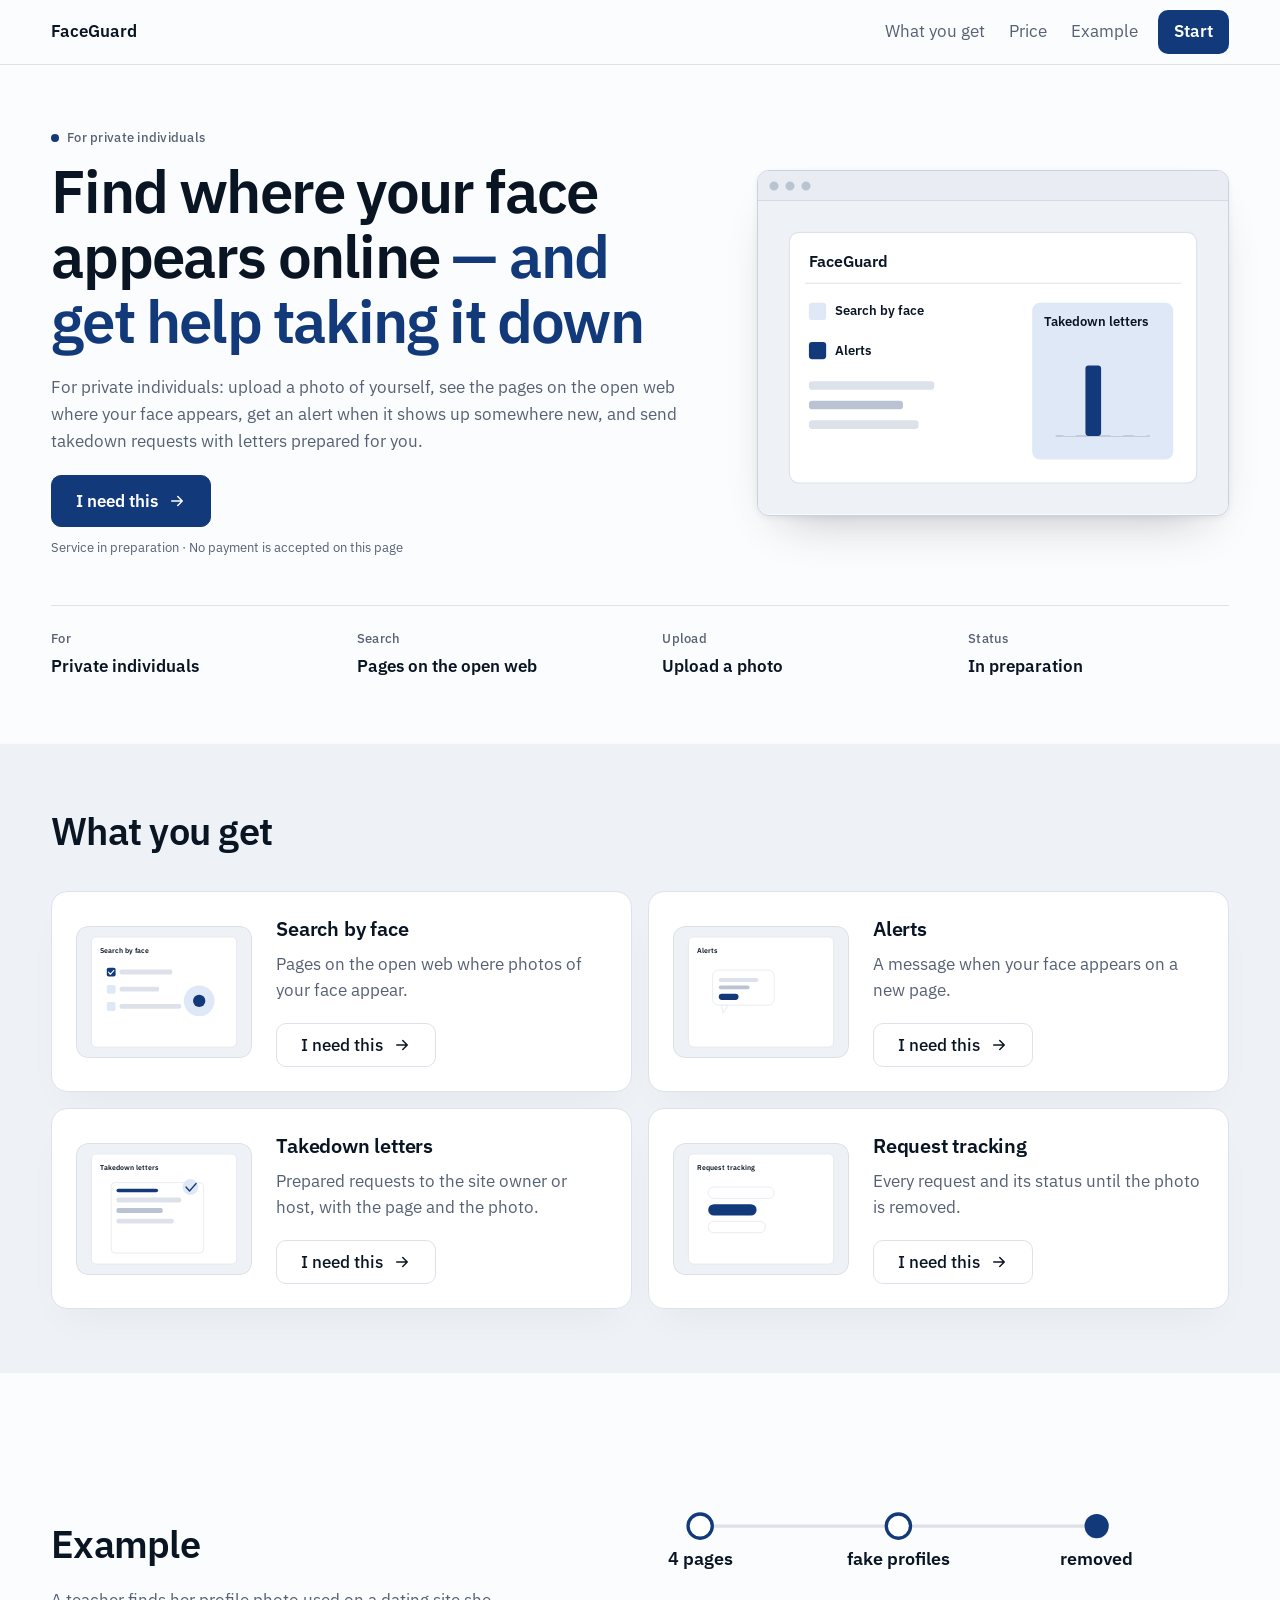
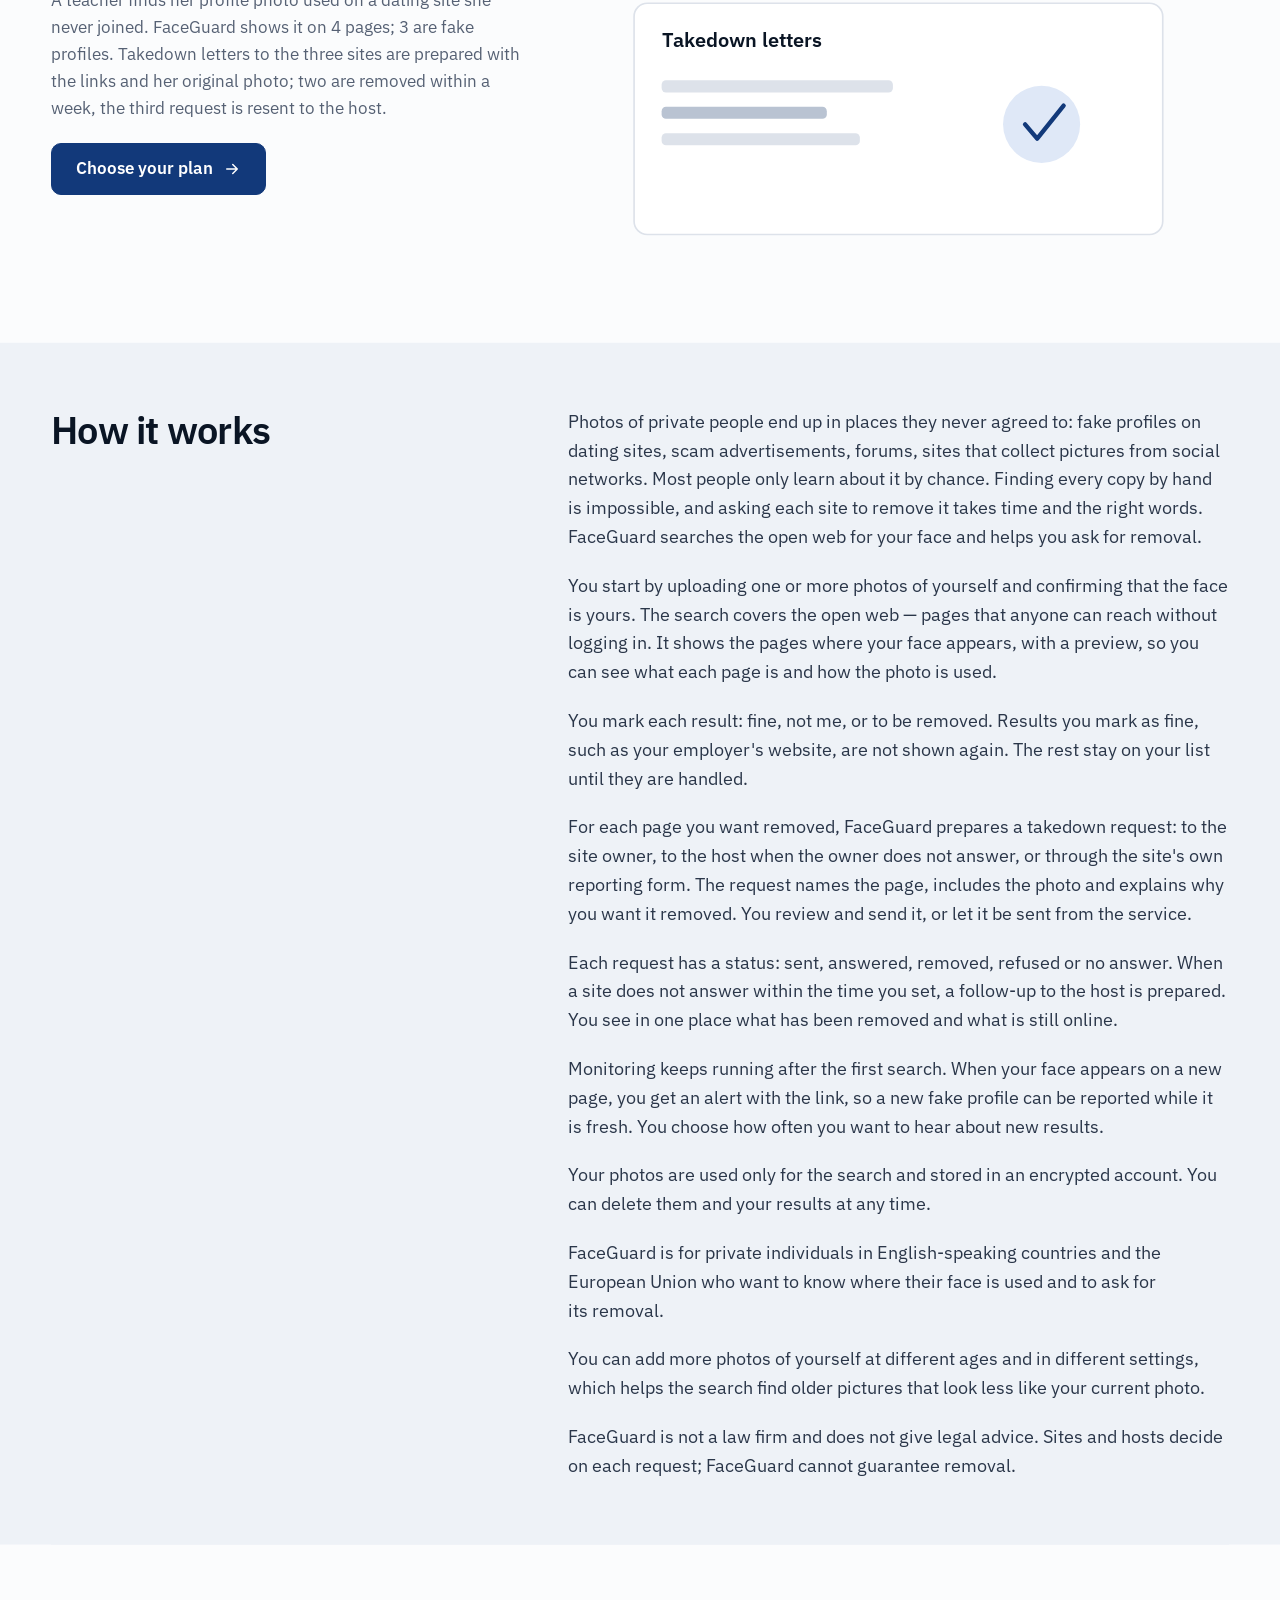
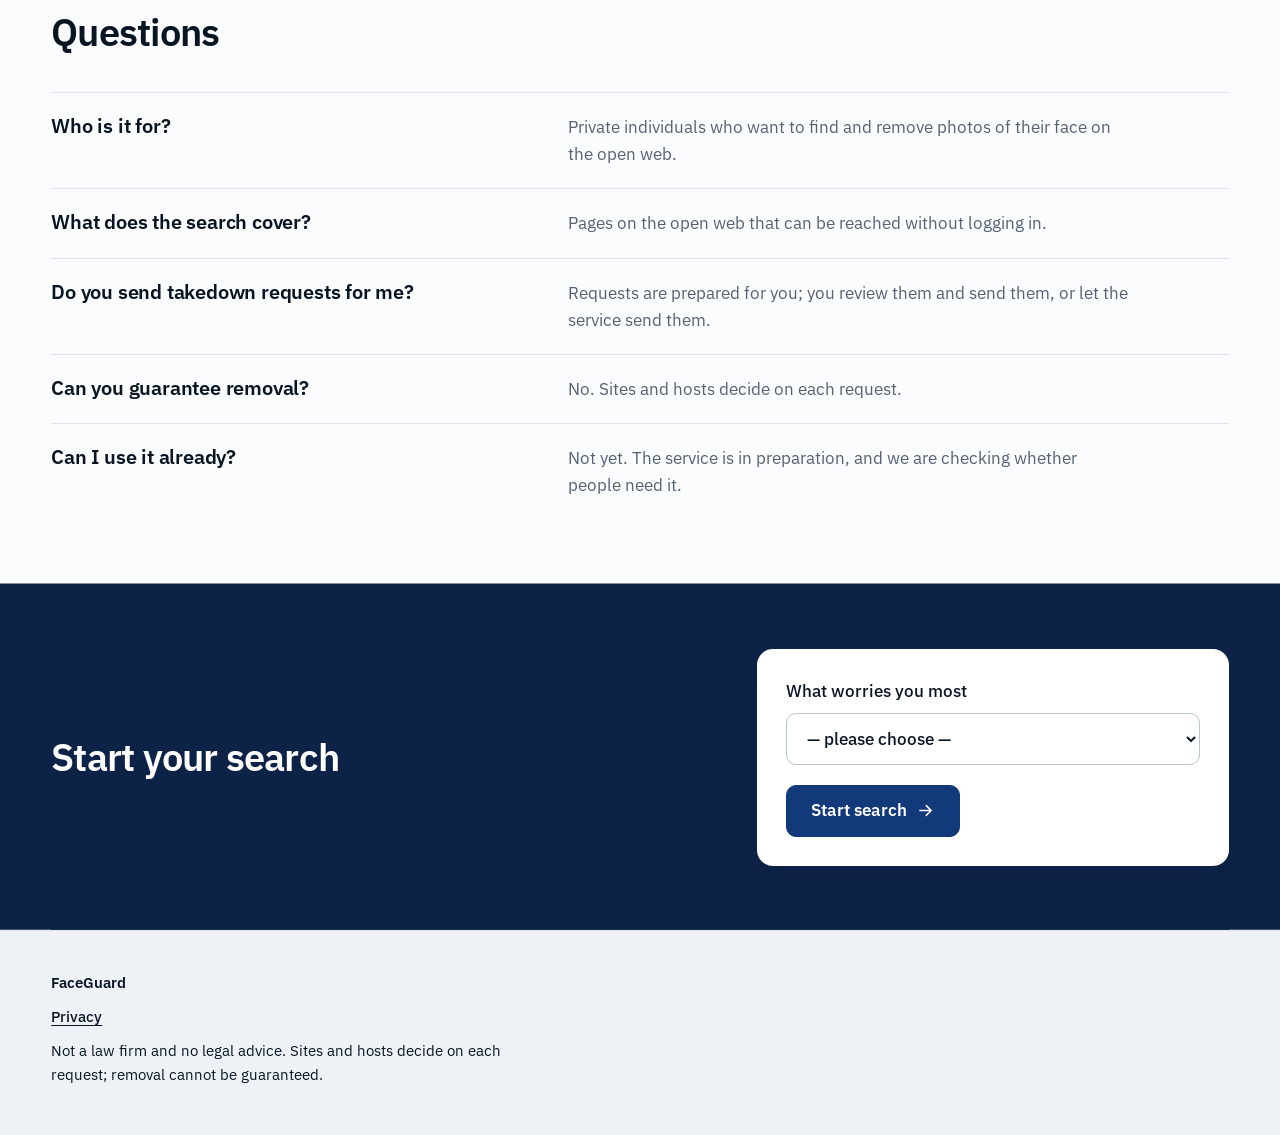
<file: index.html>
<!doctype html>
<html lang="en">
<head>
<meta charset="utf-8">
<!-- Google Tag Manager -->
<script>(function(w,d,s,l,i){w[l]=w[l]||[];w[l].push({'gtm.start':
new Date().getTime(),event:'gtm.js'});var f=d.getElementsByTagName(s)[0],
j=d.createElement(s),dl=l!='dataLayer'?'&l='+l:'';j.async=true;j.src=
'https://www.googletagmanager.com/gtm.js?id='+i+dl;f.parentNode.insertBefore(j,f);
})(window,document,'script','dataLayer','GTM-MKG2FX8J');</script>
<!-- End Google Tag Manager -->
<meta name="viewport" content="width=device-width,initial-scale=1">
<link rel="canonical" href="https://faceguard.dokuwell.com/">
<title>Find where your face is used online — takedown help</title>
<meta name="description" content="For private individuals: find where photos of your face appear online, get alerts on new ones and send takedown requests with letters.">
<link rel="icon" href="favicon.svg">
<link rel="stylesheet" href="https://super-romeo.github.io/smoki-base/v1/style.css">
<link rel="preconnect" href="https://fonts.googleapis.com">
<link rel="preconnect" href="https://fonts.gstatic.com" crossorigin>
<link rel="stylesheet" href="https://fonts.googleapis.com/css2?family=IBM+Plex+Sans:wght@400;500;600&display=swap">
<link rel="stylesheet" href="variant.css">
<script src="smoke.js" defer></script>
<!-- faq-jsonld:start -->
<script type="application/ld+json">
{
 "@context": "https://schema.org",
 "@type": "FAQPage",
 "mainEntity": [
  {
   "@type": "Question",
   "name": "Who is it for?",
   "acceptedAnswer": {
    "@type": "Answer",
    "text": "Private individuals who want to find and remove photos of their face on the open web."
   }
  },
  {
   "@type": "Question",
   "name": "What does the search cover?",
   "acceptedAnswer": {
    "@type": "Answer",
    "text": "Pages on the open web that can be reached without logging in."
   }
  },
  {
   "@type": "Question",
   "name": "Do you send takedown requests for me?",
   "acceptedAnswer": {
    "@type": "Answer",
    "text": "Requests are prepared for you; you review them and send them, or let the service send them."
   }
  },
  {
   "@type": "Question",
   "name": "Can you guarantee removal?",
   "acceptedAnswer": {
    "@type": "Answer",
    "text": "No. Sites and hosts decide on each request."
   }
  },
  {
   "@type": "Question",
   "name": "Can I use it already?",
   "acceptedAnswer": {
    "@type": "Answer",
    "text": "Not yet. The service is in preparation, and we are checking whether people need it."
   }
  }
 ]
}
</script>
<!-- faq-jsonld:end -->
</head>
<body>
<!-- Google Tag Manager (noscript) -->
<noscript><iframe src="https://www.googletagmanager.com/ns.html?id=GTM-MKG2FX8J"
height="0" width="0" style="display:none;visibility:hidden"></iframe></noscript>
<!-- End Google Tag Manager (noscript) -->

<header><div class="shell">
  <a class="home" href="index.html" data-ev="click_logo_home">FaceGuard</a>
  <nav><a href="#what" data-ev="click_nav_what">What you get</a><a href="price.html" data-ev="click_nav_price">Price</a><a href="#example" data-ev="click_nav_example">Example</a><a href="#start" data-ev="click_nav_start">Start</a></nav>
</div></header>

<main class="shell">
  <section class="split">
    <div class="stack">
      <p class="meta rise"><span class="dot"></span> For private individuals</p>
      <h1 class="rise" style="--i:1">Find where your face appears online&nbsp;<span class="soft">— and get help taking it down</span></h1>
      <p class="rise" style="--i:2">For private individuals: upload a photo of yourself, see the pages on the open web where your face appears, get an alert when it shows up somewhere new, and send takedown requests with letters prepared for you.</p>
      <a class="button rise" style="--i:3" href="price.html" data-ev="cta_click">I need this</a>
      <p class="meta rise" style="--i:4">Service in preparation · No payment is accepted on this page</p>
    </div>
    <figure class="window rise" style="--i:2"><svg aria-hidden="true" focusable="false" class="shot" xmlns="http://www.w3.org/2000/svg" viewBox="0 0 1200 800"><rect width="1200" height="800" fill="#eef2f7" /><rect x="80" y="80" width="1040" height="640" rx="24" stroke="#dde2ea" stroke-width="3" fill="#ffffff" /><text x="130" y="168" font-size="40" fill="#0a1524" font-weight="600">FaceGuard</text><line x1="120" y1="210" x2="1080" y2="210" stroke="#dde2ea" stroke-width="3" /><rect x="130" y="260" width="44" height="44" rx="8" fill="#dfe8f7" /><text x="196" y="292" font-size="32" fill="#0a1524" font-weight="600">Search by face</text><rect x="130" y="360" width="44" height="44" rx="8" fill="#12397a" /><text x="196" y="392" font-size="32" fill="#0a1524" font-weight="600">Alerts</text><rect x="130" y="460" width="320" height="22" rx="8" fill="#dde2ea" /><rect x="130" y="510" width="240" height="22" rx="8" fill="#b9c3d2" /><rect x="130" y="560" width="280" height="22" rx="8" fill="#dde2ea" /><rect x="700" y="260" width="360" height="400" rx="20" fill="#dfe8f7" /><text x="730" y="320" font-size="32" fill="#0a1524" font-weight="600">Takedown letters</text><line x1="760" y1="600" x2="1000" y2="600" stroke="#b9c3d2" stroke-width="4" /><rect x="776" y="480" width="40" height="120" rx="8" fill="#dfe8f7" /><rect x="836" y="420" width="40" height="180" rx="8" fill="#12397a" /><rect x="896" y="510" width="40" height="90" rx="8" fill="#dfe8f7" /><rect x="956" y="450" width="40" height="150" rx="8" fill="#dfe8f7" /></svg></figure>
    <dl class="facts">
      <div><dt>For</dt><dd>Private individuals</dd></div>
      <div><dt>Search</dt><dd>Pages on the open web</dd></div>
      <div><dt>Upload</dt><dd>Upload a photo</dd></div>
      <div><dt>Status</dt><dd>In preparation</dd></div>
    </dl>
  </section>

  <section id="what" data-view="features_view">
    <div class="stack"><h2>What you get</h2></div>
    <div class="bento">
      <article class="tile stack reveal">
        <div class="art"><svg aria-hidden="true" focusable="false" xmlns="http://www.w3.org/2000/svg" viewBox="0 0 800 600"><rect width="800" height="600" fill="#eef2f7" /><rect x="70" y="50" width="660" height="500" rx="22" stroke="#dde2ea" stroke-width="3" fill="#ffffff" /><text x="110" y="124" font-size="32" fill="#0a1524" font-weight="600">Search by face</text><rect x="140" y="190" width="40" height="40" rx="8" fill="#12397a" /><polyline points="148,210 156,220 172,202" fill="none" stroke="#ffffff" stroke-width="5" stroke-linecap="round" stroke-linejoin="round" /><rect x="198" y="198" width="240" height="22" rx="8" fill="#dde2ea" /><rect x="140" y="268" width="40" height="40" rx="8" fill="#dfe8f7" /><rect x="198" y="276" width="180" height="22" rx="8" fill="#dde2ea" /><rect x="140" y="346" width="40" height="40" rx="8" fill="#dfe8f7" /><rect x="198" y="354" width="280" height="22" rx="8" fill="#dde2ea" /><circle cx="560" cy="340" r="70" fill="#dfe8f7" /><circle cx="560" cy="340" r="28" fill="#12397a" /></svg></div>
        <h3>Search by face</h3><p>Pages on the open web where photos of your face appear.</p>
        <a class="button quiet" href="price.html" data-ev="feature_search">I need this</a>
      </article>
      <article class="tile stack reveal">
        <div class="art"><svg aria-hidden="true" focusable="false" xmlns="http://www.w3.org/2000/svg" viewBox="0 0 800 600"><rect width="800" height="600" fill="#eef2f7" /><rect x="70" y="50" width="660" height="500" rx="22" stroke="#dde2ea" stroke-width="3" fill="#ffffff" /><text x="110" y="124" font-size="32" fill="#0a1524" font-weight="600">Alerts</text><rect x="180" y="200" width="280" height="160" rx="28" stroke="#dde2ea" stroke-width="3" fill="#ffffff" /><polygon points="220,360 250,360 228,396" fill="#ffffff" stroke="#dde2ea" stroke-width="3" /><rect x="208" y="236" width="180" height="18" rx="8" fill="#dde2ea" /><rect x="208" y="270" width="140" height="18" rx="8" fill="#b9c3d2" /><rect x="208" y="308" width="90" height="28" rx="14" fill="#12397a" /></svg></div>
        <h3>Alerts</h3><p>A message when your face appears on a new page.</p>
        <a class="button quiet" href="price.html" data-ev="feature_alerts">I need this</a>
      </article>
      <article class="tile stack reveal">
        <div class="art"><svg aria-hidden="true" focusable="false" xmlns="http://www.w3.org/2000/svg" viewBox="0 0 800 600"><rect width="800" height="600" fill="#eef2f7" /><rect x="70" y="50" width="660" height="500" rx="22" stroke="#dde2ea" stroke-width="3" fill="#ffffff" /><text x="110" y="124" font-size="32" fill="#0a1524" font-weight="600">Takedown letters</text><rect x="160" y="180" width="420" height="320" rx="18" stroke="#dde2ea" stroke-width="3" fill="#ffffff" /><rect x="184" y="208" width="189.0" height="16" rx="8" fill="#12397a" /><rect x="184" y="248" width="294" height="22" rx="8" fill="#dde2ea" /><rect x="184" y="296" width="210" height="22" rx="8" fill="#b9c3d2" /><rect x="184" y="344" width="260" height="22" rx="8" fill="#dde2ea" /><circle cx="520" cy="200" r="36" fill="#dfe8f7" /><polyline points="500,200 516,218 546,184" fill="none" stroke="#12397a" stroke-width="6" stroke-linecap="round" stroke-linejoin="round" /></svg></div>
        <h3>Takedown letters</h3><p>Prepared requests to the site owner or host, with the page and the photo.</p>
        <a class="button quiet" href="price.html" data-ev="feature_takedown">I need this</a>
      </article>
      <article class="tile stack reveal">
        <div class="art"><svg aria-hidden="true" focusable="false" xmlns="http://www.w3.org/2000/svg" viewBox="0 0 800 600"><rect width="800" height="600" fill="#eef2f7" /><rect x="70" y="50" width="660" height="500" rx="22" stroke="#dde2ea" stroke-width="3" fill="#ffffff" /><text x="110" y="124" font-size="32" fill="#0a1524" font-weight="600">Request tracking</text><rect x="160" y="200" width="300" height="52" rx="26" stroke="#dde2ea" stroke-width="3" fill="#ffffff" /><rect x="160" y="278" width="220" height="52" rx="26" fill="#12397a" /><rect x="160" y="356" width="260" height="52" rx="26" stroke="#dde2ea" stroke-width="3" fill="#ffffff" /></svg></div>
        <h3>Request tracking</h3><p>Every request and its status until the photo is removed.</p>
        <a class="button quiet" href="price.html" data-ev="feature_tracking">I need this</a>
      </article>
    </div>
  </section>

  <section id="example" data-view="example_view" class="split flip">
    <div class="stack">
      <h2>Example</h2>
      <p>A teacher finds her profile photo used on a dating site she never joined. FaceGuard shows it on 4 pages; 3 are fake profiles. Takedown letters to the three sites are prepared with the links and her original photo; two are removed within a week, the third request is resent to the host.</p>
    <a class="button" href="price.html" data-ev="click_cta_after_example">Choose your plan</a>
    </div>
<svg aria-hidden="true" focusable="false" class="shot reveal" xmlns="http://www.w3.org/2000/svg" viewBox="0 0 1200 800"><rect width="1200" height="800" fill="#eef2f7" /><line x1="240" y1="160" x2="960" y2="160" stroke="#dde2ea" stroke-width="6" /><circle cx="240" cy="160" r="22" stroke="#12397a" stroke-width="6" fill="#ffffff" /><text x="240" y="230" font-size="32" fill="#0a1524" font-weight="600" text-anchor="middle">4 pages</text><circle cx="600" cy="160" r="22" stroke="#12397a" stroke-width="6" fill="#ffffff" /><text x="600" y="230" font-size="32" fill="#0a1524" font-weight="600" text-anchor="middle">fake profiles</text><circle cx="960" cy="160" r="22" fill="#12397a" /><text x="960" y="230" font-size="32" fill="#0a1524" font-weight="600" text-anchor="middle">removed</text><rect x="120" y="300" width="960" height="420" rx="24" stroke="#dde2ea" stroke-width="3" fill="#ffffff" /><text x="170" y="380" font-size="36" fill="#0a1524" font-weight="600">Takedown letters</text><rect x="170" y="440" width="420" height="22" rx="8" fill="#dde2ea" /><rect x="170" y="488" width="300" height="22" rx="8" fill="#b9c3d2" /><rect x="170" y="536" width="360" height="22" rx="8" fill="#dde2ea" /><circle cx="860" cy="520" r="70" fill="#dfe8f7" /><polyline points="830,520 852,546 900,486" fill="none" stroke="#12397a" stroke-width="8" stroke-linecap="round" stroke-linejoin="round" /></svg>
  </section>
<!-- seo-tekst:start -->
  <section id="opis" class="split flip">
    <div class="stack"><h2>How it works</h2></div>
    <div class="stack">
      <p>Photos of private people end up in places they never agreed to: fake profiles on dating sites, scam advertisements, forums, sites that collect pictures from social networks. Most people only learn about it by chance. Finding every copy by hand is impossible, and asking each site to remove it takes time and the right words. FaceGuard searches the open web for your face and helps you ask for removal.</p>
    <p>You start by uploading one or more photos of yourself and confirming that the face is yours. The search covers the open web — pages that anyone can reach without logging in. It shows the pages where your face appears, with a preview, so you can see what each page is and how the photo is used.</p>
    <p>You mark each result: fine, not me, or to be removed. Results you mark as fine, such as your employer's website, are not shown again. The rest stay on your list until they are handled.</p>
    <p>For each page you want removed, FaceGuard prepares a takedown request: to the site owner, to the host when the owner does not answer, or through the site's own reporting form. The request names the page, includes the photo and explains why you want it removed. You review and send it, or let it be sent from the service.</p>
    <p>Each request has a status: sent, answered, removed, refused or no answer. When a site does not answer within the time you set, a follow-up to the host is prepared. You see in one place what has been removed and what is still online.</p>
    <p>Monitoring keeps running after the first search. When your face appears on a new page, you get an alert with the link, so a new fake profile can be reported while it is fresh. You choose how often you want to hear about new results.</p>
    <p>Your photos are used only for the search and stored in an encrypted account. You can delete them and your results at any time.</p>
    <p>FaceGuard is for private individuals in English-speaking countries and the European Union who want to know where their face is used and to ask for its removal.</p>
    <p>You can add more photos of yourself at different ages and in different settings, which helps the search find older pictures that look less like your current photo.</p>
    <p>FaceGuard is not a law firm and does not give legal advice. Sites and hosts decide on each request; FaceGuard cannot guarantee removal.</p>
    </div>
  </section>
  <section id="faq">
    <div class="stack"><h2>Questions</h2></div>
    <div class="rows">
      <div class="split flip"><h3>Who is it for?</h3><p>Private individuals who want to find and remove photos of their face on the open web.</p></div>
      <div class="split flip"><h3>What does the search cover?</h3><p>Pages on the open web that can be reached without logging in.</p></div>
      <div class="split flip"><h3>Do you send takedown requests for me?</h3><p>Requests are prepared for you; you review them and send them, or let the service send them.</p></div>
      <div class="split flip"><h3>Can you guarantee removal?</h3><p>No. Sites and hosts decide on each request.</p></div>
      <div class="split flip"><h3>Can I use it already?</h3><p>Not yet. The service is in preparation, and we are checking whether people need it.</p></div>
    </div>
  </section>
<!-- seo-tekst:end -->
  <section id="start" data-view="start_view" class="split">
    <div class="stack">
      <h2>Start your search</h2>
    </div>
    <div class="tile stack">
      <label>What worries you most<select data-ev-focus="form_start"><option value="">— please choose —</option><option>Fake profiles</option><option>Scam advertisements</option><option>Photos shared without consent</option><option>I just want to know</option></select></label>
      <a class="button" href="price.html" data-ev="form_submit_click">Start search</a>
    </div>
  </section>
</main>

<footer><div class="shell">
  <p><b>FaceGuard</b></p>
  <p><a href="privacy.html" data-ev="click_legal_privacy">Privacy</a></p>
  <p>Not a law firm and no legal advice. Sites and hosts decide on each request; removal cannot be guaranteed.</p>
</div></footer>

</body>
</html>
</file>
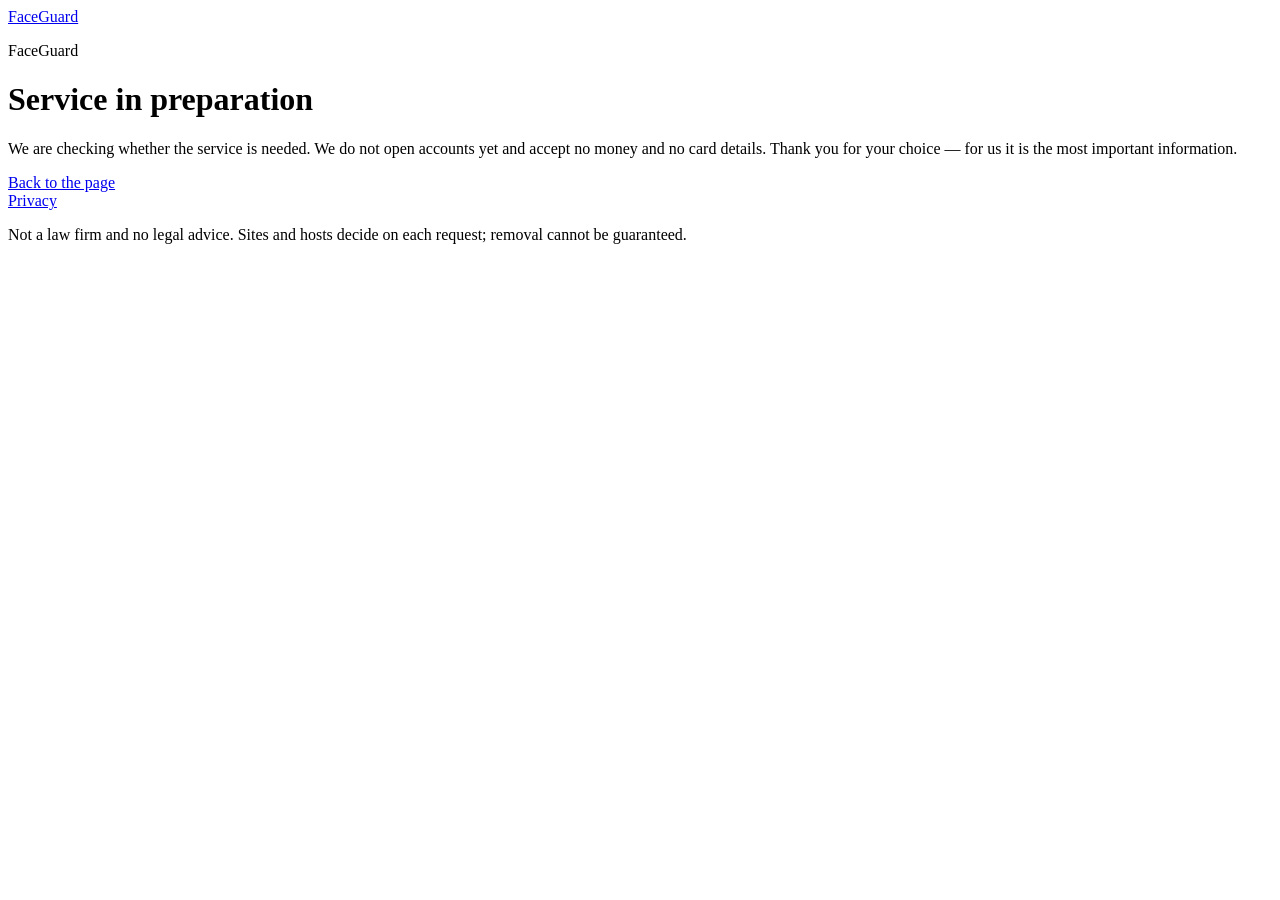
<file: pay.html>
<!doctype html>
<html lang="en">
<head>
<meta charset="utf-8">
<!-- Google Tag Manager -->
<script>(function(w,d,s,l,i){w[l]=w[l]||[];w[l].push({'gtm.start':
new Date().getTime(),event:'gtm.js'});var f=d.getElementsByTagName(s)[0],
j=d.createElement(s),dl=l!='dataLayer'?'&l='+l:'';j.async=true;j.src=
'https://www.googletagmanager.com/gtm.js?id='+i+dl;f.parentNode.insertBefore(j,f);
})(window,document,'script','dataLayer','GTM-MKG2FX8J');</script>
<!-- End Google Tag Manager -->
<meta name="viewport" content="width=device-width,initial-scale=1">
<link rel="canonical" href="https://faceguard.dokuwell.com/pay.html">
<title>FaceGuard — payment not yet possible</title>
<meta name="robots" content="noindex,nofollow">
<link rel="icon" href="favicon.svg">
<link rel="stylesheet" href="https://super-romeo.github.io/smoki-base/v1/style.css">
<script src="smoke.js" defer></script>
</head>
<body data-page="pay">
<!-- Google Tag Manager (noscript) -->
<noscript><iframe src="https://www.googletagmanager.com/ns.html?id=GTM-MKG2FX8J"
height="0" width="0" style="display:none;visibility:hidden"></iframe></noscript>
<!-- End Google Tag Manager (noscript) -->
<header class="site"><div class="wrap bar">
  <a class="brand" href="index.html" data-ev="click_logo_home"><span class="mark"></span>FaceGuard</a>
</div></header>
<main class="page"><div class="wrap narrow center">
  <p class="eyebrow">FaceGuard</p>
  <h1>Service in preparation</h1>
  <p class="lead">We are checking whether the service is needed. We do not open accounts yet and accept no money and no card details. Thank you for your choice — for us it is the most important information.</p>
  <p class="note" data-show="plan" hidden>Your plan choice was counted anonymously, without your data.</p>
  <p class="note" data-show="feature" hidden>Your feature choice was counted anonymously, without your data.</p>
  <p class="note" data-show="intent" hidden>Your request was counted anonymously, without your data and documents.</p>
  <div class="actions"><a class="btn primary" href="index.html" data-ev="click_back">Back to the page</a></div>
  <p class="note" data-show="sent" hidden>Thank you — we will write once, when the service starts.</p>
  <div id="email-box" class="card" style="margin:44px auto 0;max-width:560px;text-align:left"><h2>Launch notice</h2><p>If you like, leave your email address — we will send one message when the service starts. The field is optional.</p><div data-form-slot></div><p class="note" style="margin:6px 0 0"><a href="privacy.html" data-ev="click_legal_privacy">Privacy</a></p></div>
</div></main>
<footer class="site-foot"><div class="wrap">
  <p style="margin:0"><a href="privacy.html" data-ev="click_legal_privacy">Privacy</a></p>
  <p class="muted">Not a law firm and no legal advice. Sites and hosts decide on each request; removal cannot be guaranteed.</p>
</div></footer>
</body>
</html>
</file>
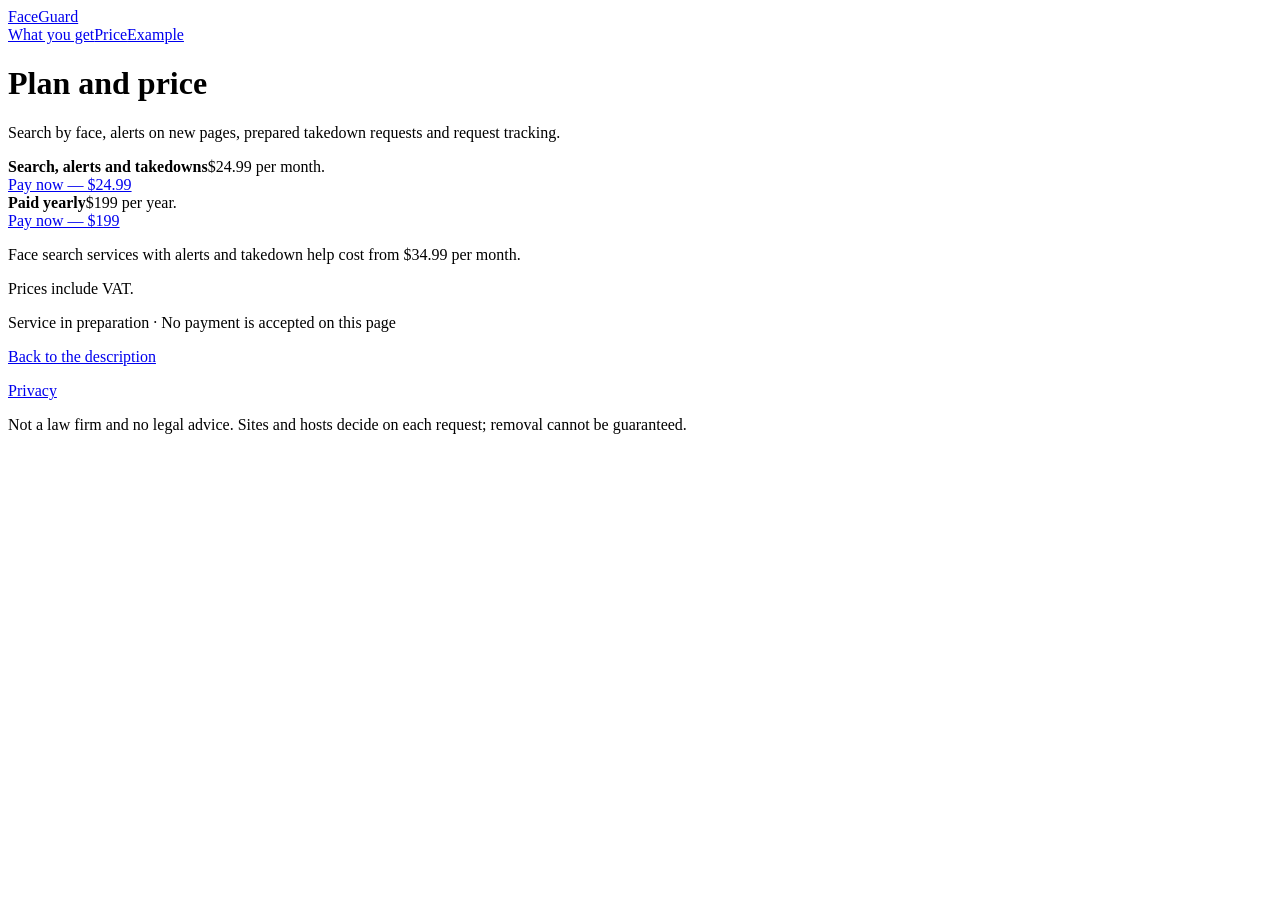
<file: price.html>
<!doctype html>
<html lang="en">
<head>
<meta charset="utf-8">
<!-- Google Tag Manager -->
<script>(function(w,d,s,l,i){w[l]=w[l]||[];w[l].push({'gtm.start':
new Date().getTime(),event:'gtm.js'});var f=d.getElementsByTagName(s)[0],
j=d.createElement(s),dl=l!='dataLayer'?'&l='+l:'';j.async=true;j.src=
'https://www.googletagmanager.com/gtm.js?id='+i+dl;f.parentNode.insertBefore(j,f);
})(window,document,'script','dataLayer','GTM-MKG2FX8J');</script>
<!-- End Google Tag Manager -->
<meta name="viewport" content="width=device-width,initial-scale=1">
<link rel="canonical" href="https://faceguard.dokuwell.com/price.html">
<title>Price — face search and takedown help</title>
<meta name="description" content="Monthly price of FaceGuard: search by face on the open web, alerts and takedown requests for private individuals.">
<link rel="icon" href="favicon.svg">
<link rel="stylesheet" href="https://super-romeo.github.io/smoki-base/v1/style.css">
<script src="smoke.js" defer></script>
<script>
  /* Price page opened — price_view through smoke.js (window.smokeTrack). */
  document.addEventListener("DOMContentLoaded", function () { if (window.smokeTrack) window.smokeTrack("price_view"); });
</script>
</head>
<body data-page="price">
<!-- Google Tag Manager (noscript) -->
<noscript><iframe src="https://www.googletagmanager.com/ns.html?id=GTM-MKG2FX8J"
height="0" width="0" style="display:none;visibility:hidden"></iframe></noscript>
<!-- End Google Tag Manager (noscript) -->

<header><div class="wrap">
  <div class="logo"><a href="index.html" data-ev="click_logo_home">FaceGuard</a></div>
  <nav class="top"><a href="index.html#what" data-ev="click_nav_what">What you get</a><a href="price.html" data-ev="click_nav_price">Price</a><a href="index.html#example" data-ev="click_nav_example">Example</a></nav>
</div></header>

<div class="wrap">
  <div class="hero">
    <h1>Plan and price</h1>
    <p class="sub">Search by face, alerts on new pages, prepared takedown requests and request tracking.</p>
  </div>

  <section id="price">
    <div class="grid">
      <div class="card"><b>Search, alerts and takedowns</b><span>$24.99 per month.</span><br><a class="btn" href="pay.html?plan=protect" data-ev="payment_click click_pay_protect">Pay now — $24.99</a></div>
      <div class="card"><b>Paid yearly</b><span>$199 per year.</span><br><a class="btn" href="pay.html?plan=year" data-ev="payment_click click_pay_year">Pay now — $199</a></div>
    </div>
    <p class="cmp">Face search services with alerts and takedown help cost from $34.99 per month.</p>
    <p class="note nalog">Prices include VAT.</p>
    <p class="cta-note">Service in preparation · No payment is accepted on this page</p>
    <div class="actions"><a class="btn" href="index.html" data-ev="click_back">Back to the description</a></div>
  </section>
</div>

<footer><div class="wrap">
  <p><a href="privacy.html" data-ev="click_legal_privacy">Privacy</a></p>
  <p class="muted">Not a law firm and no legal advice. Sites and hosts decide on each request; removal cannot be guaranteed.</p>
</div></footer>

</body>
</html>
</file>
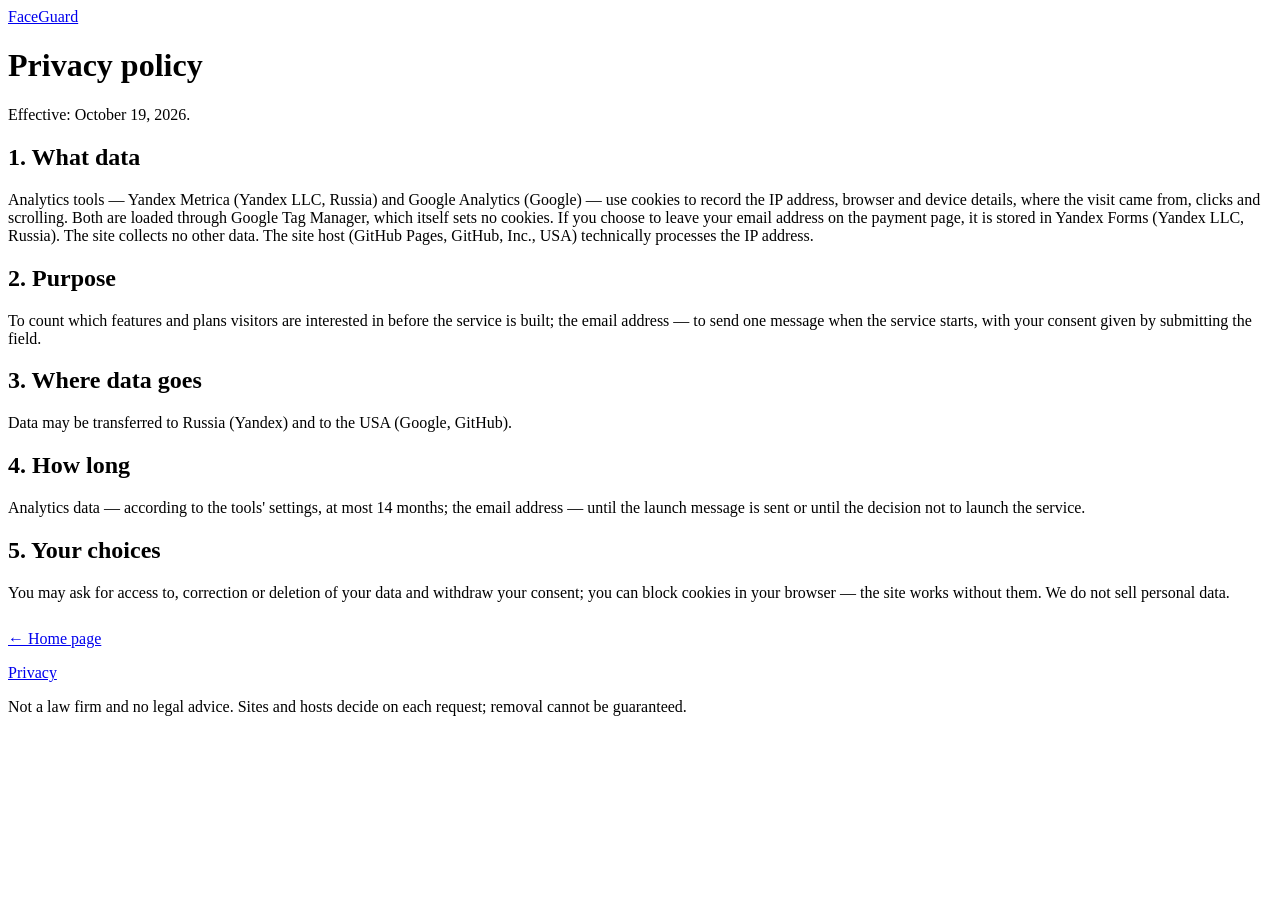
<file: privacy.html>
<!doctype html>
<html lang="en">
<head>
<meta charset="utf-8">
<!-- Google Tag Manager -->
<script>(function(w,d,s,l,i){w[l]=w[l]||[];w[l].push({'gtm.start':
new Date().getTime(),event:'gtm.js'});var f=d.getElementsByTagName(s)[0],
j=d.createElement(s),dl=l!='dataLayer'?'&l='+l:'';j.async=true;j.src=
'https://www.googletagmanager.com/gtm.js?id='+i+dl;f.parentNode.insertBefore(j,f);
})(window,document,'script','dataLayer','GTM-MKG2FX8J');</script>
<!-- End Google Tag Manager -->
<meta name="viewport" content="width=device-width,initial-scale=1">
<link rel="canonical" href="https://faceguard.dokuwell.com/privacy.html">
<title>FaceGuard — Privacy policy</title>
<meta name="description" content="FaceGuard: what data this site collects, why, where it goes, how long it is kept and your rights.">
<link rel="icon" href="favicon.svg">
<link rel="stylesheet" href="https://super-romeo.github.io/smoki-base/v1/style.css">
<script src="smoke.js" defer></script>
</head>
<body>
<!-- Google Tag Manager (noscript) -->
<noscript><iframe src="https://www.googletagmanager.com/ns.html?id=GTM-MKG2FX8J"
height="0" width="0" style="display:none;visibility:hidden"></iframe></noscript>
<!-- End Google Tag Manager (noscript) -->
<header class="site"><div class="wrap bar">
  <a class="brand" href="index.html" data-ev="click_logo_home"><span class="mark"></span>FaceGuard</a>
</div></header>
<main class="page"><div class="wrap narrow doc">
  <h1>Privacy policy</h1>
  <p class="lead">Effective: October 19, 2026.</p>
  <h2>1. What data</h2>
  <p>Analytics tools — Yandex Metrica (Yandex LLC, Russia) and Google Analytics (Google) — use cookies to record the IP address, browser and device details, where the visit came from, clicks and scrolling. Both are loaded through Google Tag Manager, which itself sets no cookies. If you choose to leave your email address on the payment page, it is stored in Yandex Forms (Yandex LLC, Russia). The site collects no other data. The site host (GitHub Pages, GitHub, Inc., USA) technically processes the IP address.</p>
  <h2>2. Purpose</h2>
  <p>To count which features and plans visitors are interested in before the service is built; the email address — to send one message when the service starts, with your consent given by submitting the field.</p>
  <h2>3. Where data goes</h2>
  <p>Data may be transferred to Russia (Yandex) and to the USA (Google, GitHub).</p>
  <h2>4. How long</h2>
  <p>Analytics data — according to the tools' settings, at most 14 months; the email address — until the launch message is sent or until the decision not to launch the service.</p>
  <h2>5. Your choices</h2>
  <p>You may ask for access to, correction or deletion of your data and withdraw your consent; you can block cookies in your browser — the site works without them. We do not sell personal data.</p>
  <p style="margin-top:28px"><a href="index.html" data-ev="click_legal_back">&larr; Home page</a></p>
</div></main>
<footer class="site-foot"><div class="wrap">
  <p style="margin:0"><a href="privacy.html" data-ev="click_legal_privacy">Privacy</a></p>
  <p class="muted">Not a law firm and no legal advice. Sites and hosts decide on each request; removal cannot be guaranteed.</p>
</div></footer>
</body>
</html>
</file>
<file: variant.css>
/* Final sample v13 — one layer (СМ-45): tokens in :root, then general rules.
   Owner's ten choices: layout 17 · IBM Plex Sans · navy palette · background 06 (grey bands, dark form band) ·
   shape 02 (medium radius) · cards 05 (2×2, picture on the side) · hero 07 (picture in a window frame) ·
   density 02 (compact) · header 07 (button in header, light-grey footer) · motion 04 (load cascade only).
   Four commands on top: polish (whole) · emil-design-eng (interaction layer, no image placeholder colour) ·
   mobile-native (safe areas, footer press) · typeset (measure, leading and tracking per role, fallback face). */

/* fallback with Plex metrics: the swap from Segoe UI / Arial does not reflow lines */
@font-face { font-family: "Plex Fallback"; src: local("Segoe UI"), local("Arial"); size-adjust: 101.7%; ascent-override: 100.8%; descent-override: 27%; line-gap-override: 0%; }

:root {
  /* colour — one blue accent; white text on it passes AA */
  --canvas: #fbfcfd;
  --surface: #ffffff;
  --ink: #0a1524;
  --steel: #566174;
  --line: #dde2ea;
  --line-strong: #b9c3d2;
  --accent: #12397a;
  --accent-hover: #0d2247;              /* the dark band colour, no new hue */
  --accent-wash: #dfe8f7;
  --focus: #2f6fd6;
  --band-grey: #eef2f7;
  --band-dark: #0d2247;
  --shadow: 0 20px 40px -15px rgba(0, 0, 0, .05);
  /* type — one family; the larger the type, the tighter tracking and leading */
  --font-sans: "IBM Plex Sans", "Plex Fallback", "Segoe UI", system-ui, sans-serif;
  --text-display: clamp(2.25rem, 5vw, 3.75rem);
  --text-h2: clamp(1.75rem, 3vw, 2.5rem);
  --text-h3: 1.25rem;
  --text-body: 1.0625rem;
  --text-meta: .8125rem;
  --tracking-display: -.03em;
  --tracking: -.02em;
  --tracking-h3: -.01em;
  --leading-display: 1.08;
  --leading-tight: 1.15;
  --leading-h3: 1.3;
  --leading-body: 1.6;                  /* 1.55 on phones */
  --leading-snug: 1.5;                  /* short measure in cards */
  --measure: 56ch;                      /* about 70 characters of Plex per line */
  --measure-lead: 41.5rem;               /* hero lead keeps two lines at 1280; rem, because ch on an animated element can resolve against the fallback face */
  /* space, shape */
  --max: 1400px;
  --gutter: clamp(1rem, 4vw, 4rem);
  --section: 4rem;                      /* 3rem on phones */
  --gap: clamp(1.5rem, 3.5vw, 3.5rem);
  --head-gap: clamp(1.75rem, 3vw, 2.5rem);
  --pad-card: 1.75rem;                  /* 1.5rem on phones */
  --radius-card: 1rem;
  --radius-inner: .75rem;
  --radius-control: .625rem;            /* fields, buttons, header links */
  --header-h: 65px;                     /* sticky header with its border; 57px on phones */
  /* motion — UI feedback under 300ms */
  --ease-out: cubic-bezier(.23, 1, .32, 1);
  --dur: .15s;                          /* hover, colour */
  --dur-press: .16s;
  --dur-rise: .5s;                      /* first-screen cascade item */
  --stagger: 60ms;
  --press: .97;
  --arrow: url("data:image/svg+xml,%3Csvg xmlns='http://www.w3.org/2000/svg' viewBox='0 0 24 24' fill='none' stroke='%23000' stroke-width='2' stroke-linecap='round' stroke-linejoin='round'%3E%3Cpath d='M5 12h14M13 6l6 6-6 6'/%3E%3C/svg%3E");
}
@media (max-width: 767px) {
  :root { --section: 3rem; --gap: max(2rem, 5vw); --pad-card: 1.5rem; --leading-body: 1.55; --header-h: 57px; }
}

/* base */
*, *::before, *::after { box-sizing: border-box; }
html { scroll-behavior: smooth; scroll-padding-top: var(--header-h); -webkit-text-size-adjust: 100%; text-size-adjust: 100%; }
body { margin: 0; background: var(--canvas); color: var(--ink); font: 400 var(--text-body)/var(--leading-body) var(--font-sans); -webkit-font-smoothing: antialiased; -moz-osx-font-smoothing: grayscale; text-rendering: optimizeLegibility; font-synthesis: none; }
h1, h2, h3 { margin: 0; color: var(--ink); font-weight: 600; letter-spacing: var(--tracking); line-height: var(--leading-tight); text-wrap: balance; }
h1 { font-size: var(--text-display); letter-spacing: var(--tracking-display); line-height: var(--leading-display); }
/* long headlines (German, Polish, Russian…): the page sets data-len on h1 — long: over 70 characters, xlong: over 100 */
h1[data-len="long"] { --text-display: clamp(2.125rem, 4vw, 3.125rem); }
h1[data-len="xlong"] { --text-display: clamp(2rem, 3.6vw, 2.875rem); }
h3, dd { hyphens: auto; hyphenate-limit-chars: 12 4 4; }   /* long words in narrow cards and facts; the headline is not hyphenated */
h2 { font-size: var(--text-h2); }
h3 { font-size: var(--text-h3); letter-spacing: var(--tracking-h3); line-height: var(--leading-h3); }
p { margin: 0; color: var(--steel); max-width: var(--measure); }
h1 + p { max-width: var(--measure-lead); }
p, dd { text-wrap: pretty; }
h1, h2, h3, p, dd { overflow-wrap: anywhere; }   /* anywhere, not break-word: it also shrinks the column's minimum width */
.tile p { hyphens: auto; }
b { font-weight: 600; color: var(--ink); }
a { color: inherit; text-decoration-thickness: from-font; text-underline-offset: .2em; }
img { max-width: 100%; -webkit-user-drag: none; }
::selection { background: var(--accent-wash); color: var(--ink); }
:focus-visible, select:focus { outline: 2px solid var(--focus); outline-offset: 3px; }
select:focus:not(:focus-visible) { outline: 0; }

/* layout */
.shell { max-width: var(--max); margin: 0 auto; padding: 0 max(var(--gutter), env(safe-area-inset-right, 0px)) 0 max(var(--gutter), env(safe-area-inset-left, 0px)); }
section { padding: var(--section) 0; border-top: 1px solid transparent; }   /* 1px seam between blocks */
main > section:first-child { border-top: 0; }
main > section:not(.split) > * + * { margin-top: var(--head-gap); }
.split { display: grid; grid-template-columns: var(--cols, minmax(0, 7fr) minmax(0, 5fr)); gap: 1.5rem var(--gap); }
.flip { --cols: minmax(0, 5fr) minmax(0, 7fr); }
.split:has(> .stack + p) { --cols: minmax(0, 1fr); row-gap: .625rem; }   /* a bare sub-line sits under its heading */
section.split > .stack:first-child { align-self: center; }                 /* the shorter side centres against the taller */
.stack { display: grid; gap: 1.25rem; align-content: start; justify-items: start; }
.split > *, .stack > *, .bento > * { min-width: 0; }   /* a long word must wrap inside its column, not widen it (rollout: German pages) */
.stack > .meta + :is(h1, h2) { margin-top: -.5rem; }                       /* eyebrow belongs to its heading */
.stack > h3 + p { margin-top: -.625rem; }                                  /* card title belongs to its text */
.bento { display: grid; grid-template-columns: repeat(2, minmax(0, 1fr)); gap: 1rem; }

/* block backgrounds: grey bands, one dark form band (full-bleed) */
main > section:has(> .bento), #opis { --band: var(--band-grey); }   /* cards block by structure: every page has its own id */
#start { --band: var(--band-dark); --ink: #ffffff; --steel: #c3cee2; --accent-wash: rgba(255, 255, 255, .12); --focus: #9dbcf5; color: var(--ink); }
main > section:has(> .bento), #opis, #start { background: var(--band); box-shadow: 0 0 0 100vmax var(--band); clip-path: inset(0 -100vmax); }
#start .tile { --ink: #0a1524; --steel: #566174; --accent-wash: #dfe8f7; --focus: #2f6fd6; color: var(--ink); border-color: transparent; }
#start .tile select { border-color: var(--line-strong); }

/* long text: heading on the left, one column of text on the right, darker and larger than card text */
#opis > .stack:first-child { align-self: start; }
#opis > .stack + .stack > p { color: #2a3649; font-size: 1.125rem; max-width: 62ch; }

/* header, footer */
header { position: sticky; top: 0; z-index: 10; background: rgba(251, 252, 253, .86); -webkit-backdrop-filter: blur(12px); backdrop-filter: blur(12px); border-bottom: 1px solid var(--line); }
header .shell { display: flex; flex-wrap: wrap; align-items: center; justify-content: space-between; min-height: 64px; }
header nav { display: flex; flex-wrap: wrap; }
header a { display: inline-flex; align-items: center; min-height: 44px; padding: 0 .75rem; border-radius: var(--radius-control); color: var(--steel); text-decoration: none; transition: background-color var(--dur) ease, color var(--dur) ease, transform var(--dur-press) var(--ease-out); }
header a:active { color: var(--ink); }
header .home { margin-left: -.75rem; color: var(--ink); font-weight: 600; }
header nav a:last-child { margin-left: .5rem; padding: 0 1rem; background: var(--accent); color: #fff; font-weight: 600; }
header nav a:last-child:active { color: #fff; }
footer { padding: 2.5rem 0 calc(3rem + env(safe-area-inset-bottom, 0px)); background: var(--band-grey); color: var(--ink); border-top: 1px solid var(--line); font-size: .9375rem; }
footer a, footer p { color: var(--ink); }
footer a { display: inline-flex; align-items: center; min-height: 44px; font-weight: 500; transition: color var(--dur) ease, opacity var(--dur) ease; }

/* components */
.meta { display: inline-flex; align-items: center; gap: .5rem; font: 500 var(--text-meta)/1.4 var(--font-sans); letter-spacing: .02em; color: var(--steel); }
.button + .meta { margin-top: -.5rem; font-weight: 400; letter-spacing: 0; }   /* note under a button reads as body text */
.soft { color: var(--steel); }
h1 .soft { color: var(--accent); }   /* the benefit half of the headline: accent, not grey */
.dot { width: 8px; height: 8px; flex: none; border-radius: 50%; background: var(--accent); }
.button { display: inline-flex; align-items: center; justify-content: center; gap: .6rem; min-height: 52px; padding: 0 1.5rem; border: 1px solid var(--accent); border-radius: var(--radius-control); background: var(--accent); color: #ffffff; font-weight: 600; text-decoration: none; transition: transform var(--dur-press) var(--ease-out), background-color var(--dur) ease, border-color var(--dur) ease; }
.button::after { content: ""; width: 1.1em; height: 1.1em; background: currentColor; -webkit-mask: var(--arrow) center / contain no-repeat; mask: var(--arrow) center / contain no-repeat; transition: transform var(--dur-press) var(--ease-out); }
.button.quiet { min-height: 44px; border-color: var(--line); background: var(--surface); color: var(--ink); font-weight: 500; }
.button:active, header nav a:last-child:active { transform: scale(var(--press)); }
header a, .button, footer a, select, label { -webkit-tap-highlight-color: transparent; touch-action: manipulation; }
header a, .button { -webkit-user-select: none; user-select: none; }
.tile { padding: var(--pad-card); background: var(--surface); border: 1px solid var(--line); border-radius: var(--radius-card); box-shadow: var(--shadow); }
.tile p { line-height: var(--leading-snug); }
.art { width: 100%; aspect-ratio: 4 / 3; overflow: hidden; border-radius: var(--radius-inner); background: var(--canvas); }
.art img, .art svg { display: block; width: 100%; height: 100%; object-fit: cover; border-radius: inherit; }   /* picture: image file or inline drawing */
.art img, .art svg { outline: 1px solid rgba(10, 21, 36, .08); outline-offset: -1px; }   /* hairline so pale pictures do not melt into the card */
.shot { display: block; align-self: center; width: 100%; height: auto; aspect-ratio: 3 / 2; object-fit: cover; border-radius: var(--radius-card); }   /* no frame of its own: the drawing already has cards inside */
.window { margin: 0; align-self: center; overflow: hidden; background: var(--surface); border: 1px solid #c9d2e0; border-radius: var(--radius-inner); box-shadow: 0 24px 48px -26px rgba(10, 21, 36, .30), 0 2px 6px rgba(10, 21, 36, .06); }
.window::before { content: ""; display: block; height: 30px; border-bottom: 1px solid #d5dbe6;
  background: radial-gradient(circle at 16px 15px, var(--line-strong) 4px, transparent 5px), radial-gradient(circle at 32px 15px, var(--line-strong) 4px, transparent 5px),
    radial-gradient(circle at 48px 15px, var(--line-strong) 4px, transparent 5px), #e9edf3; }
.window .shot { border-radius: 0; }
svg.shot:not(.window *) > rect:first-child { fill: none; }   /* example drawing: no grey panel behind its cards — one frame level less */
.facts { grid-column: 1 / -1; display: grid; grid-template-columns: repeat(4, minmax(0, 1fr)); gap: 1rem var(--gap); margin: 1.5rem 0 0; padding-top: 1.5rem; border-top: 1px solid var(--line); }
.facts dt { font: 500 var(--text-meta)/1.4 var(--font-sans); letter-spacing: .02em; color: var(--steel); }
.facts dd { margin: .25rem 0 0; font-weight: 600; }
.rows > * { align-items: baseline; padding: 1.25rem 0; border-top: 1px solid var(--line); }   /* question and answer share a baseline */
label { display: grid; gap: .5rem; width: 100%; font-weight: 500; }
select { width: 100%; min-width: 0; min-height: 52px; padding: 0 1rem; font: inherit; color: var(--ink); background: var(--surface); border: 1px solid var(--line); border-radius: var(--radius-control); accent-color: var(--accent); }
select, label { cursor: pointer; }

/* cards from 768px: picture on the side; on tablets it yields width to the text */
@media (min-width: 768px) {
  .tile:has(> .art) { grid-template-columns: minmax(0, 11rem) minmax(0, 1fr); column-gap: 1.5rem; align-items: center; padding: 1.5rem; }
  .tile > .art { grid-row: 1 / span 3; }
  .tile:has(> .art) > :not(.art) { grid-column: 2; }
}
@media (min-width: 768px) and (max-width: 1023px) {
  .facts { grid-template-columns: repeat(2, minmax(0, 1fr)); }
  .tile:has(> .art) { grid-template-columns: minmax(0, 6rem) minmax(0, 1fr); column-gap: 1rem; }
}

/* phones: one column; header = name + button in one row, section links hidden */
@media (max-width: 767px) {
  .split, .bento { grid-template-columns: minmax(0, 1fr); }
  h1, h2 { hyphens: auto; }   /* phones: a word longer than the line is hyphenated */
  .facts { grid-template-columns: repeat(2, minmax(0, 1fr)); }
  .button { width: 100%; }
  header .shell { flex-wrap: nowrap; min-height: 56px; }
  header nav a:not(:last-child) { display: none; }
  header nav a:last-child { min-height: 40px; margin: 0; }
}

/* hover only where there is a real pointer: a tap must not leave a stuck hover */
@media (hover: hover) and (pointer: fine) {
  header a:hover { color: var(--ink); background: var(--accent-wash); }
  header .home:hover { background: transparent; }
  header nav a:last-child:hover { color: #fff; background: var(--accent-hover); }
  .button:not(.quiet):hover { background: var(--accent-hover); border-color: var(--accent-hover); }
  .button.quiet:hover { border-color: var(--accent); background: var(--accent-wash); }
  footer a:hover { color: var(--accent); }
}
@media not all and (hover: hover) and (pointer: fine) {
  footer a:active { opacity: .6; }
}

/* motion: first-screen cascade on load only; reduced motion keeps opacity, drops travel */
@media (prefers-reduced-motion: no-preference) {
  @keyframes rise-in { from { opacity: 0; transform: translateY(8px); } }
  .rise { animation: rise-in var(--dur-rise) var(--ease-out) calc(var(--i, 0) * var(--stagger)) backwards; }
}
@media (hover: hover) and (pointer: fine) and (prefers-reduced-motion: no-preference) {
  .button:hover::after { transform: translateX(2px); }
}
@media (prefers-reduced-motion: reduce) {
  @keyframes fade-in { from { opacity: 0; } }
  html { scroll-behavior: auto; }
  .rise { animation: fade-in .2s ease backwards; }
  .button:active, header nav a:last-child:active { transform: none; }
}
</file>
